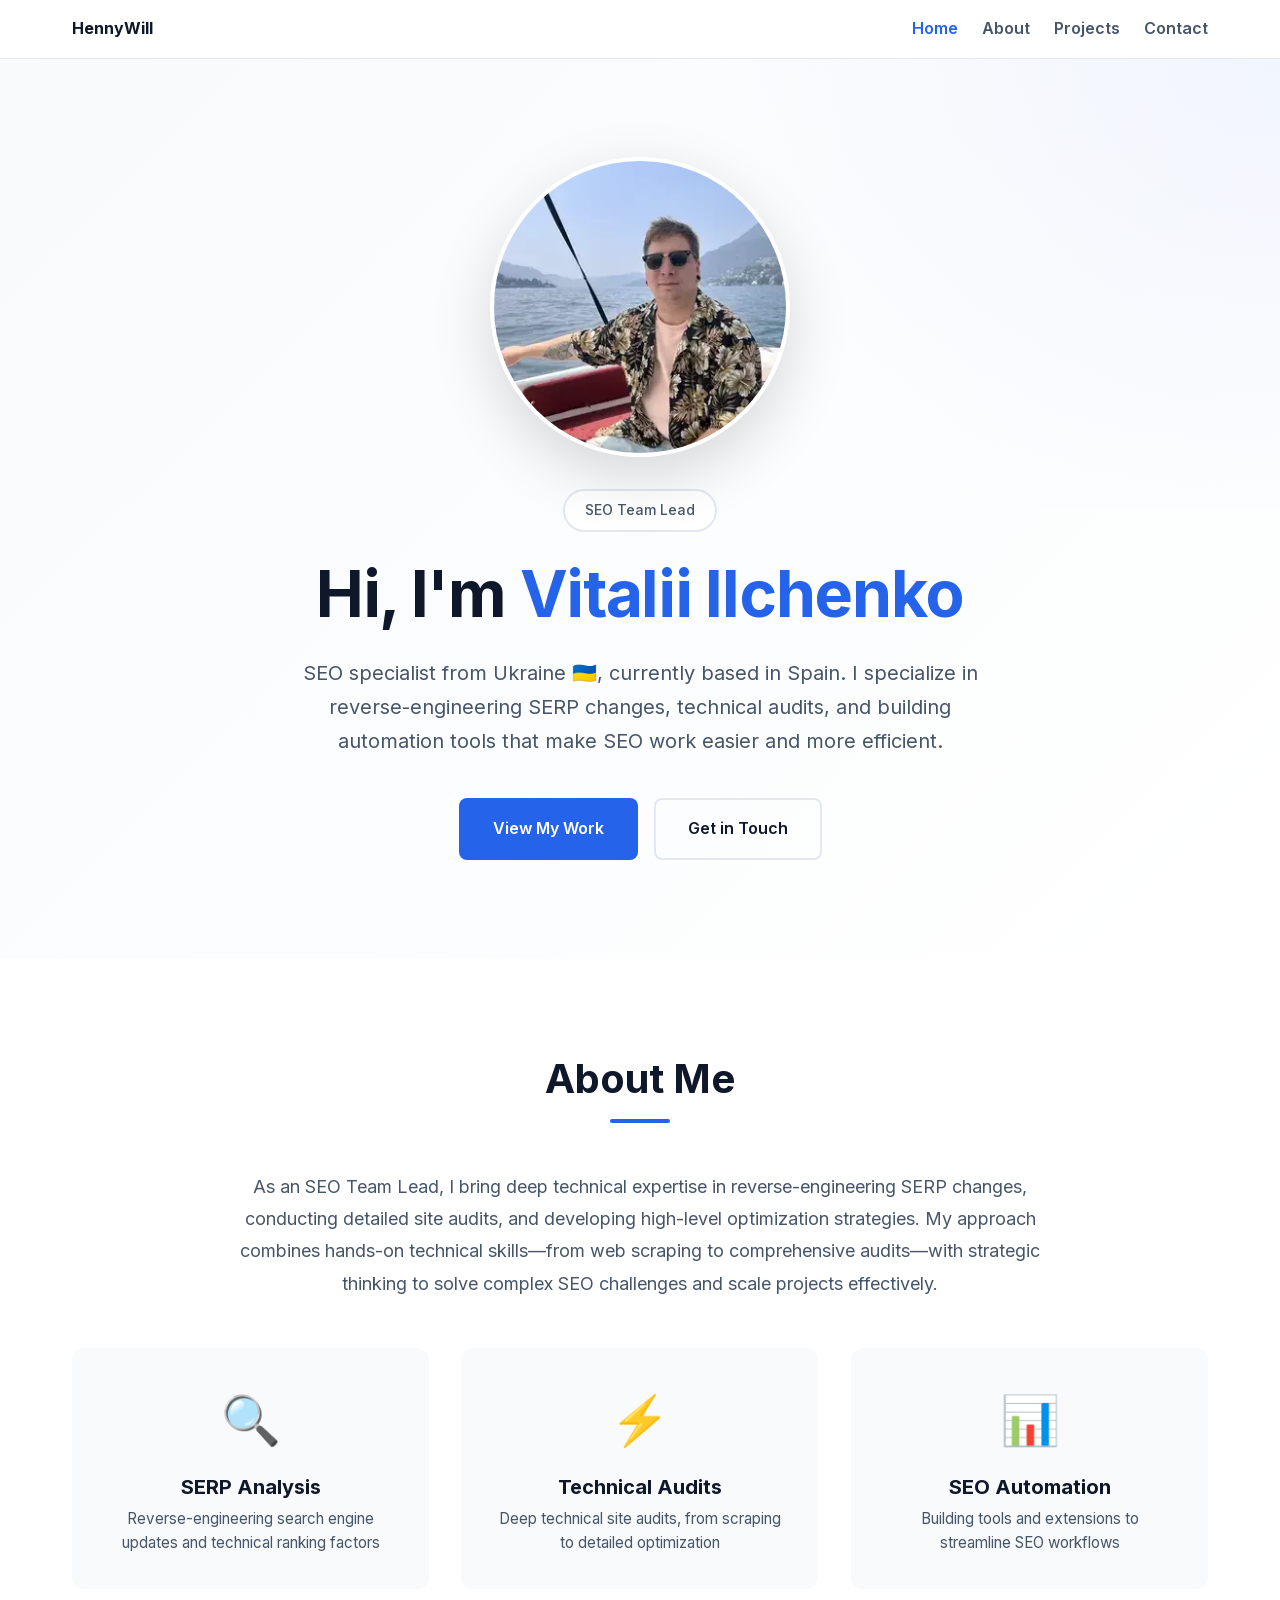
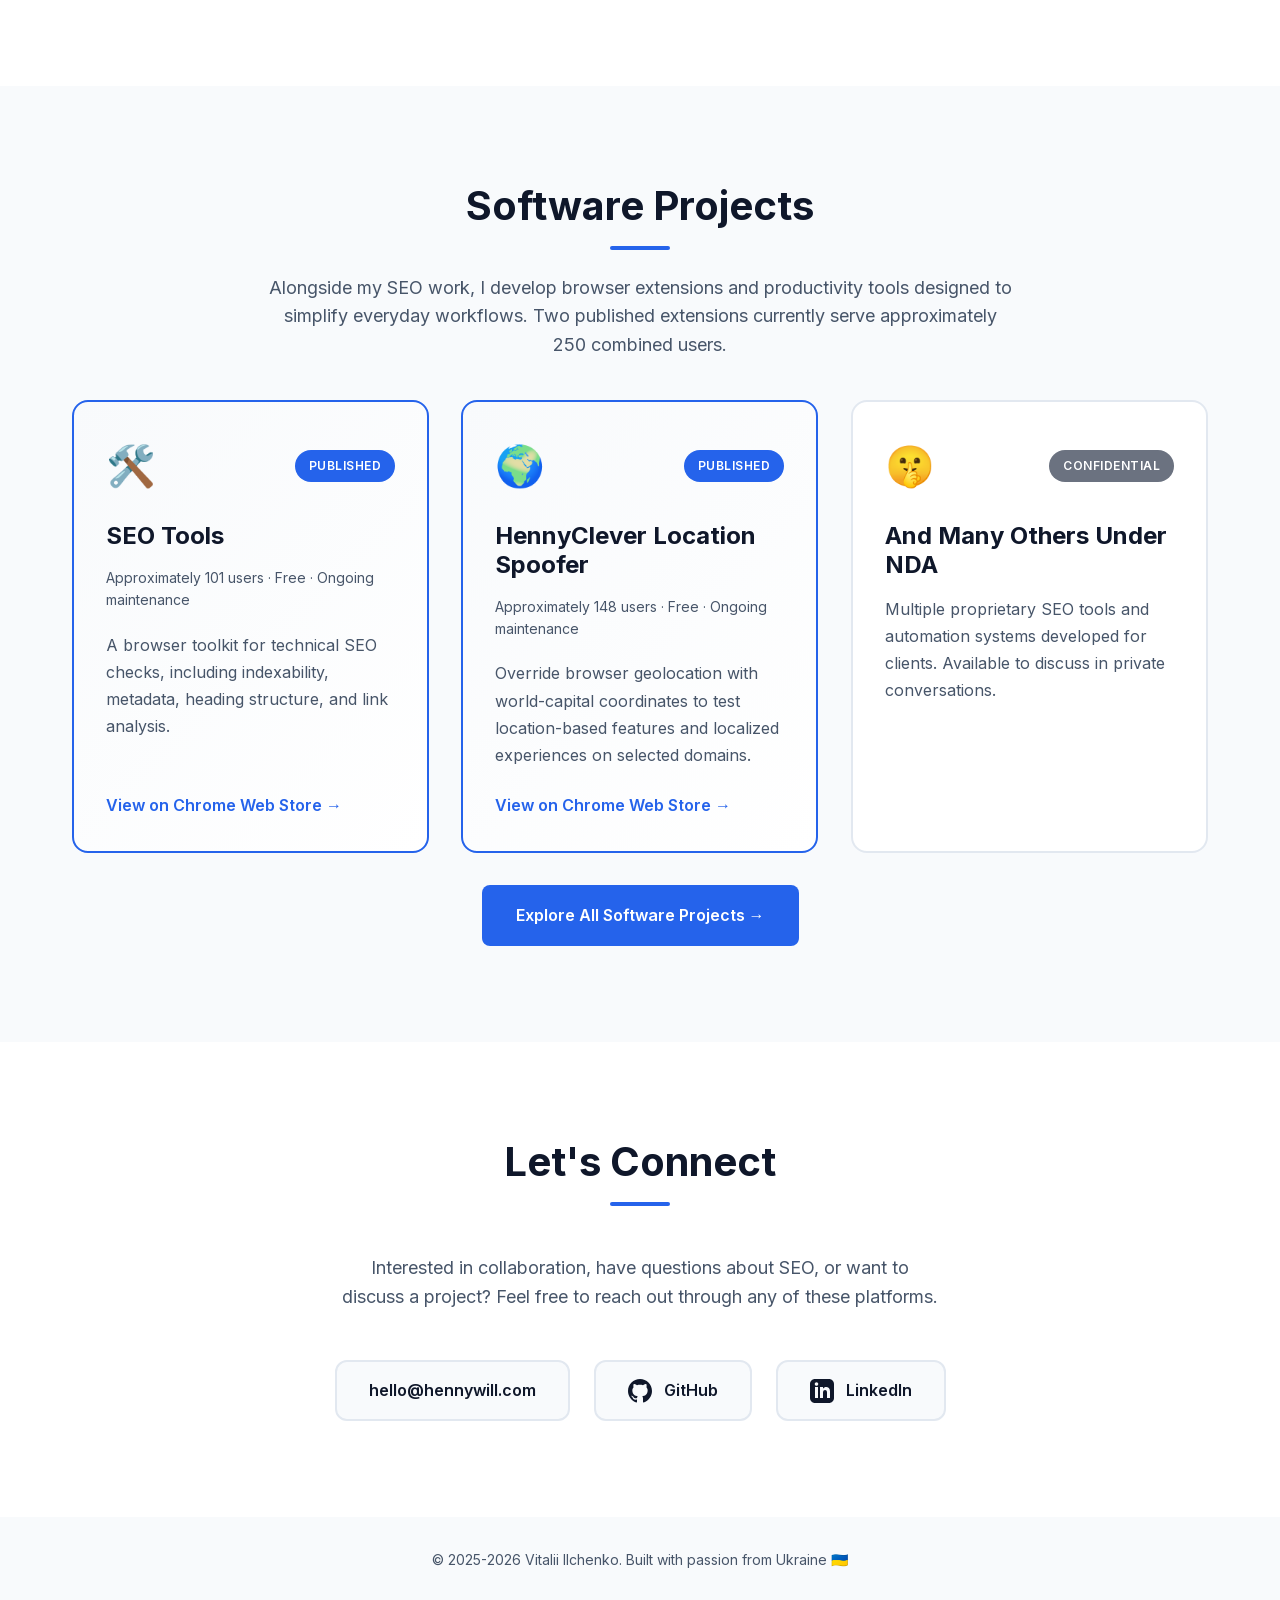
<file: index.html>
<!DOCTYPE html>
<html lang="en">
<head>
    <meta charset="UTF-8">
    <meta name="viewport" content="width=device-width, initial-scale=1.0">
    <meta name="description" content="Vitalii Ilchenko - SEO Team Lead from Ukraine. Specializing in SERP analysis, technical audits, and SEO automation tools.">
    <meta name="author" content="Vitalii Ilchenko">
    <link rel="canonical" href="https://hennywill.com/">

    <!-- Open Graph -->
    <meta property="og:title" content="Vitalii Ilchenko - SEO Team Lead">
    <meta property="og:description" content="SEO specialist from Ukraine specializing in SERP analysis, technical audits, and automation tools.">
    <meta property="og:type" content="website">
    <meta property="og:url" content="https://hennywill.com/">
    <meta property="og:image" content="https://hennywill.com/profile.webp">

    <meta name="twitter:card" content="summary_large_image">
    <meta name="twitter:title" content="Vitalii Ilchenko - SEO Team Lead">
    <meta name="twitter:description" content="SEO specialist and independent developer building browser extensions and productivity tools.">
    <meta name="twitter:image" content="https://hennywill.com/profile.webp">
    <meta property="og:image:alt" content="Vitalii Ilchenko, SEO specialist and independent developer">
    <title>Vitalii Ilchenko - SEO Specialist from Ukraine</title>

    <link rel="icon" type="image/svg+xml" href="favicon.svg">
    <link rel="manifest" href="manifest.json">
    <meta name="theme-color" content="#2563eb">
    <link rel="stylesheet" href="/styles.css?v=20261007">
    <link rel="preload" href="/fonts/inter-latin.woff2" as="font" type="font/woff2" crossorigin>

    <!-- Structured Data -->
    <script type="application/ld+json">
    {
      "@context": "https://schema.org",
      "@type": "Person",
      "name": "Vitalii Ilchenko",
      "url": "https://hennywill.com",
      "image": "https://hennywill.com/profile.webp",
      "jobTitle": "SEO Team Lead",
      "gender": "http://schema.org/Male",
      "nationality": {
        "@type": "Country",
        "name": "Ukraine"
      },
      "@id": "https://hennywill.com/#person",
      "email": "hello@hennywill.com",
      "sameAs": [
        "https://www.linkedin.com/in/hennywill/",
        "https://www.facebook.com/vetalya08",
        "https://www.instagram.com/hennywill/",
        "https://github.com/HennyWill/"
      ],
      "knowsLanguage": [
        {
          "@type": "Language",
          "name": "Ukrainian"
        },
        {
          "@type": "Language",
          "name": "English"
        },
        {
          "@type": "Language",
          "name": "Spanish"
        },
        {
          "@type": "Language",
          "name": "Russian"
        }
      ],
      "knowsAbout": [
        "SEO",
        "Technical SEO",
        "SERP Analysis",
        "SEO Automation",
        "Web Scraping",
        "SEO Audits",
        "Google Search Console",
        "Chrome Extensions"
      ],
      "description": "SEO specialist from Ukraine specializing in SERP analysis, technical audits, and automation tools."
    }
    </script>
</head>
<body>
    <a class="skip-link" href="#main-content">Skip to content</a>
    <header class="site-header"><nav class="container site-nav" aria-label="Main navigation">
        <a class="site-brand" href="/">HennyWill</a>
        <div class="nav-links">
            <a href="/" aria-current="page">Home</a>
            <a href="/#about">About</a>
            <a href="/projects/">Projects</a>
            <a href="#contact">Contact</a>
        </div>
    </nav></header>
    <main id="main-content">
    <!-- Hero Section -->
    <section class="hero">
        <div class="container">
            <div class="hero-content">
                <div class="profile-photo">
                    <img src="profile.webp"
                         srcset="profile-small.webp 400w, profile.webp 800w"
                         sizes="(max-width: 768px) 200px, 300px"
                         alt="Vitalii Ilchenko - SEO Specialist"
                         width="300"
                         height="300"
                         loading="eager"
                         fetchpriority="high">
                </div>
                <div class="hero-badge">SEO Team Lead</div>
                <h1 class="hero-title">
                    Hi, I'm <span class="highlight">Vitalii Ilchenko</span>
                </h1>
                <p class="hero-description">
                    SEO specialist from Ukraine 🇺🇦, currently based in Spain. I specialize in reverse-engineering SERP changes,
                    technical audits, and building automation tools that make SEO work easier and more efficient.
                </p>
                <div class="hero-cta">
                    <a href="#projects" class="btn btn-primary">View My Work</a>
                    <a href="#contact" class="btn btn-secondary">Get in Touch</a>
                </div>
            </div>
        </div>
    </section>

    <!-- About Section -->
    <section class="about" id="about">
        <div class="container">
            <h2 class="section-title">About Me</h2>
            <div class="about-content">
                <p class="about-text">
                    As an SEO Team Lead, I bring deep technical expertise in reverse-engineering SERP changes,
                    conducting detailed site audits, and developing high-level optimization strategies.
                    My approach combines hands-on technical skills—from web scraping to comprehensive audits—with
                    strategic thinking to solve complex SEO challenges and scale projects effectively.
                </p>
                <div class="skills">
                    <div class="skill-item">
                        <div class="skill-icon">🔍</div>
                        <h3>SERP Analysis</h3>
                        <p>Reverse-engineering search engine updates and technical ranking factors</p>
                    </div>
                    <div class="skill-item">
                        <div class="skill-icon">⚡</div>
                        <h3>Technical Audits</h3>
                        <p>Deep technical site audits, from scraping to detailed optimization</p>
                    </div>
                    <div class="skill-item">
                        <div class="skill-icon">📊</div>
                        <h3>SEO Automation</h3>
                        <p>Building tools and extensions to streamline SEO workflows</p>
                    </div>
                </div>
            </div>
        </div>
    </section>

    <!-- Projects Section -->
    <section class="projects" id="projects">
        <div class="container">
            <h2 class="section-title">Software Projects</h2>
            <p class="section-intro">Alongside my SEO work, I develop browser extensions and productivity tools designed to simplify everyday workflows. Two published extensions currently serve approximately 250 combined users.</p>
            <div class="projects-grid">
                <!-- SEOTool Extension -->
                <div class="project-card featured">
                    <div class="project-header">
                        <div class="project-icon">🛠️</div>
                        <span class="project-status">Published</span>
                    </div>
                    <h3 class="project-title">SEO Tools</h3>
                    <p class="product-meta">Approximately 101 users · Free · Ongoing maintenance</p>
                    <p class="project-description">
                        A browser toolkit for technical SEO checks, including indexability, metadata,
                        heading structure, and link analysis.
                    </p>
                    <div class="project-links">
                        <a href="https://chromewebstore.google.com/detail/seo-tools/lfomelekblohdlgabcmdojnilnlnaibj"
                           target="_blank"
                           rel="noopener noreferrer"
                           class="project-link">
                            View on Chrome Web Store →
                        </a>
                    </div>
                </div>

                <!-- HennyClever Extension -->
                <div class="project-card featured">
                    <div class="project-header">
                        <div class="project-icon">🌍</div>
                        <span class="project-status">Published</span>
                    </div>
                    <h3 class="project-title">HennyClever Location Spoofer</h3>
                    <p class="product-meta">Approximately 148 users · Free · Ongoing maintenance</p>
                    <p class="project-description">
                        Override browser geolocation with world-capital coordinates to test
                        location-based features and localized experiences on selected domains.
                    </p>
                    <div class="project-links">
                        <a href="https://chromewebstore.google.com/detail/hennyclever-location-spoo/acbkhlmpdpeagpobocpiiohpgiggiocl"
                           target="_blank"
                           rel="noopener noreferrer"
                           class="project-link">
                            View on Chrome Web Store →
                        </a>
                    </div>
                </div>

                <!-- NDA Projects -->
                <div class="project-card">
                    <div class="project-header">
                        <div class="project-icon">🤫</div>
                        <span class="project-status confidential">Confidential</span>
                    </div>
                    <h3 class="project-title">And Many Others Under NDA</h3>
                    <p class="project-description">
                        Multiple proprietary SEO tools and automation systems developed for clients.
                        Available to discuss in private conversations.
                    </p>
                </div>

                <!-- GitHub Projects -->
                <div id="github-projects">
                    <!-- Dynamically loaded from GitHub API -->
                </div>
            </div>
    <div class="section-action"><a href="/projects/" class="btn btn-primary">Explore All Software Projects →</a></div>

        </div>
    </section>

    <!-- Contact Section -->
    <section class="contact" id="contact">
        <div class="container">
            <h2 class="section-title">Let's Connect</h2>
            <p class="contact-description">
                Interested in collaboration, have questions about SEO, or want to discuss a project?
                Feel free to reach out through any of these platforms.
            </p>
            <div class="social-links">
                <a href="mailto:hello@hennywill.com" class="social-link">hello@hennywill.com</a>
                <a href="https://github.com/HennyWill"
                   target="_blank"
                   rel="noopener noreferrer"
                   class="social-link github"
                   aria-label="Visit my GitHub profile">
                    <svg viewBox="0 0 24 24" fill="currentColor" aria-hidden="true">
                        <path d="M12 0c-6.626 0-12 5.373-12 12 0 5.302 3.438 9.8 8.207 11.387.599.111.793-.261.793-.577v-2.234c-3.338.726-4.033-1.416-4.033-1.416-.546-1.387-1.333-1.756-1.333-1.756-1.089-.745.083-.729.083-.729 1.205.084 1.839 1.237 1.839 1.237 1.07 1.834 2.807 1.304 3.492.997.107-.775.418-1.305.762-1.604-2.665-.305-5.467-1.334-5.467-5.931 0-1.311.469-2.381 1.236-3.221-.124-.303-.535-1.524.117-3.176 0 0 1.008-.322 3.301 1.23.957-.266 1.983-.399 3.003-.404 1.02.005 2.047.138 3.006.404 2.291-1.552 3.297-1.23 3.297-1.23.653 1.653.242 2.874.118 3.176.77.84 1.235 1.911 1.235 3.221 0 4.609-2.807 5.624-5.479 5.921.43.372.823 1.102.823 2.222v3.293c0 .319.192.694.801.576 4.765-1.589 8.199-6.086 8.199-11.386 0-6.627-5.373-12-12-12z"/>
                    </svg>
                    <span>GitHub</span>
                </a>
                <a href="https://www.linkedin.com/in/hennywill/"
                   target="_blank"
                   rel="noopener noreferrer"
                   class="social-link linkedin"
                   aria-label="Connect with me on LinkedIn">
                    <svg viewBox="0 0 24 24" fill="currentColor" aria-hidden="true">
                        <path d="M19 0h-14c-2.761 0-5 2.239-5 5v14c0 2.761 2.239 5 5 5h14c2.762 0 5-2.239 5-5v-14c0-2.761-2.238-5-5-5zm-11 19h-3v-11h3v11zm-1.5-12.268c-.966 0-1.75-.79-1.75-1.764s.784-1.764 1.75-1.764 1.75.79 1.75 1.764-.783 1.764-1.75 1.764zm13.5 12.268h-3v-5.604c0-3.368-4-3.113-4 0v5.604h-3v-11h3v1.765c1.396-2.586 7-2.777 7 2.476v6.759z"/>
                    </svg>
                    <span>LinkedIn</span>
                </a>
            </div>
        </div>
    </section>
    </main>

    <!-- Footer -->
    <footer class="footer">
        <div class="container">
            <p>&copy; 2025-2026 Vitalii Ilchenko. Built with passion from Ukraine 🇺🇦</p>
        </div>
    </footer>

    <script src="script.js"></script>
</body>
</html>
</file>
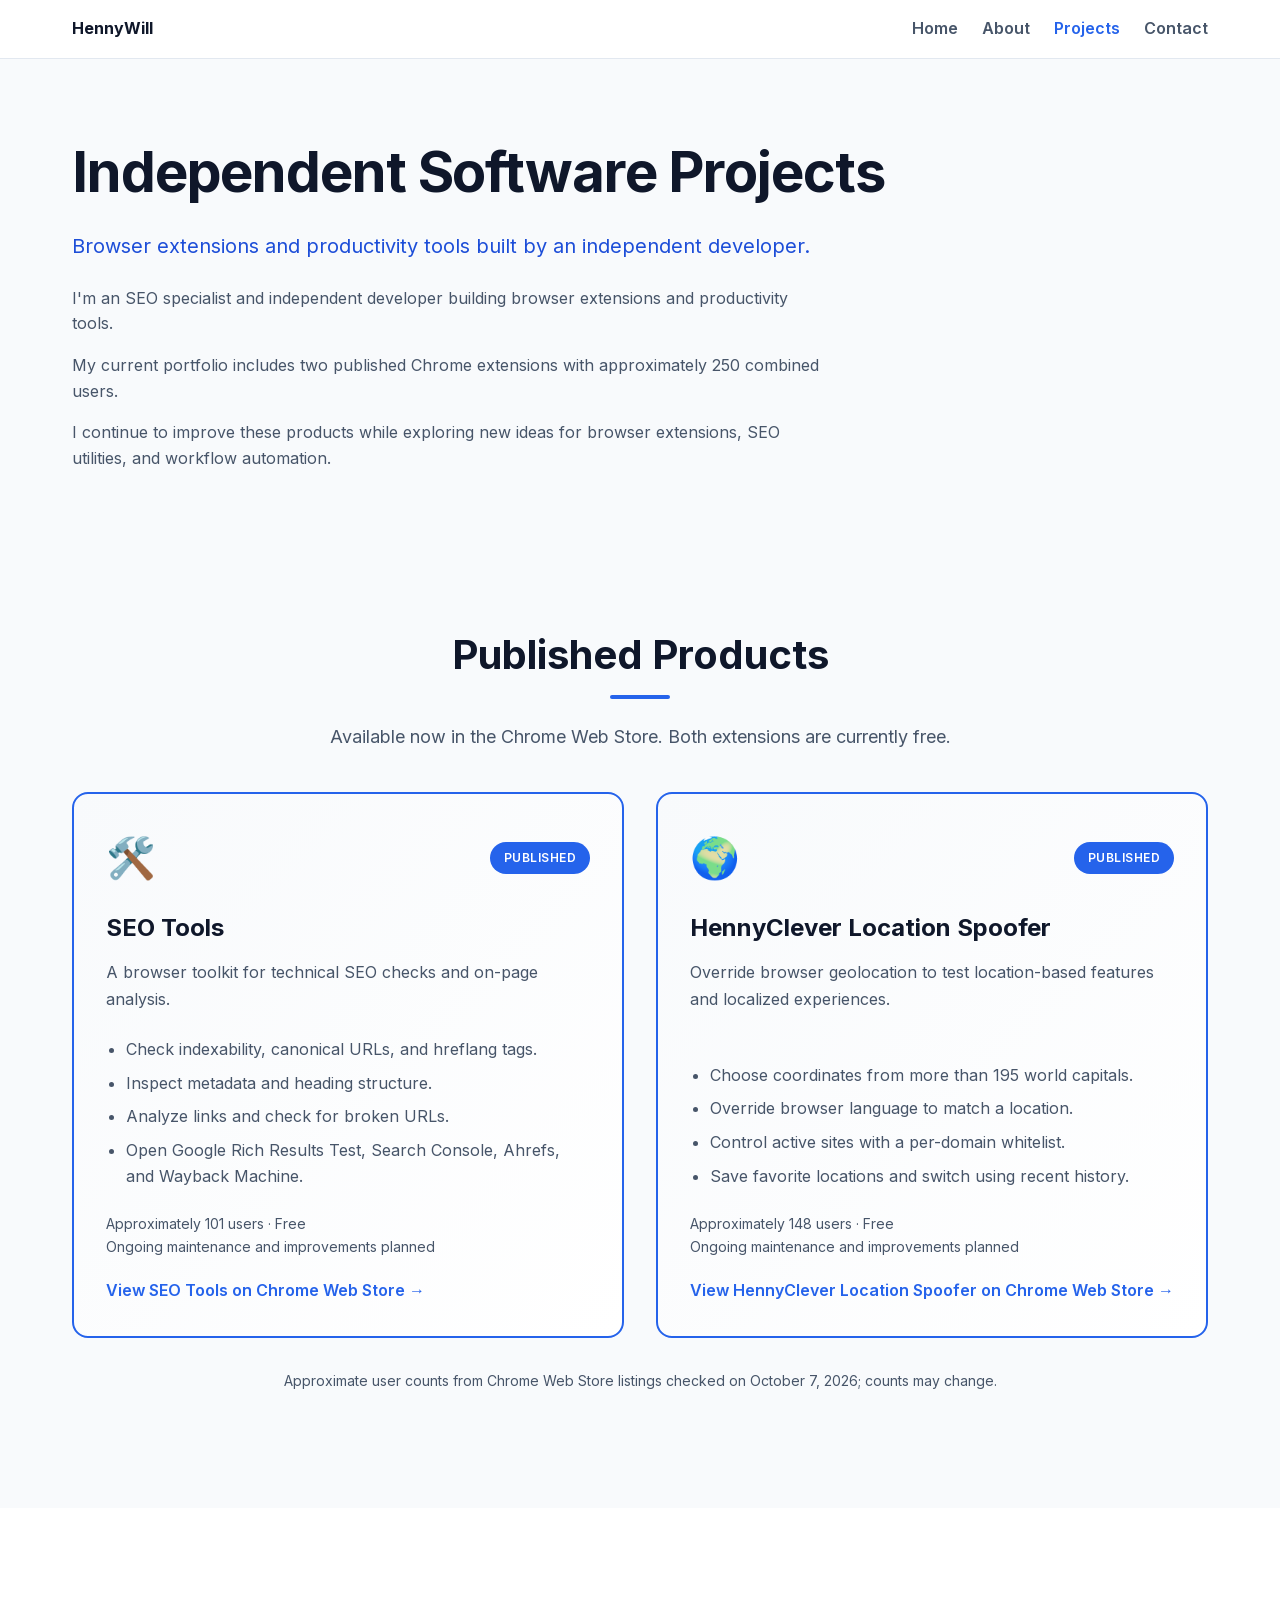
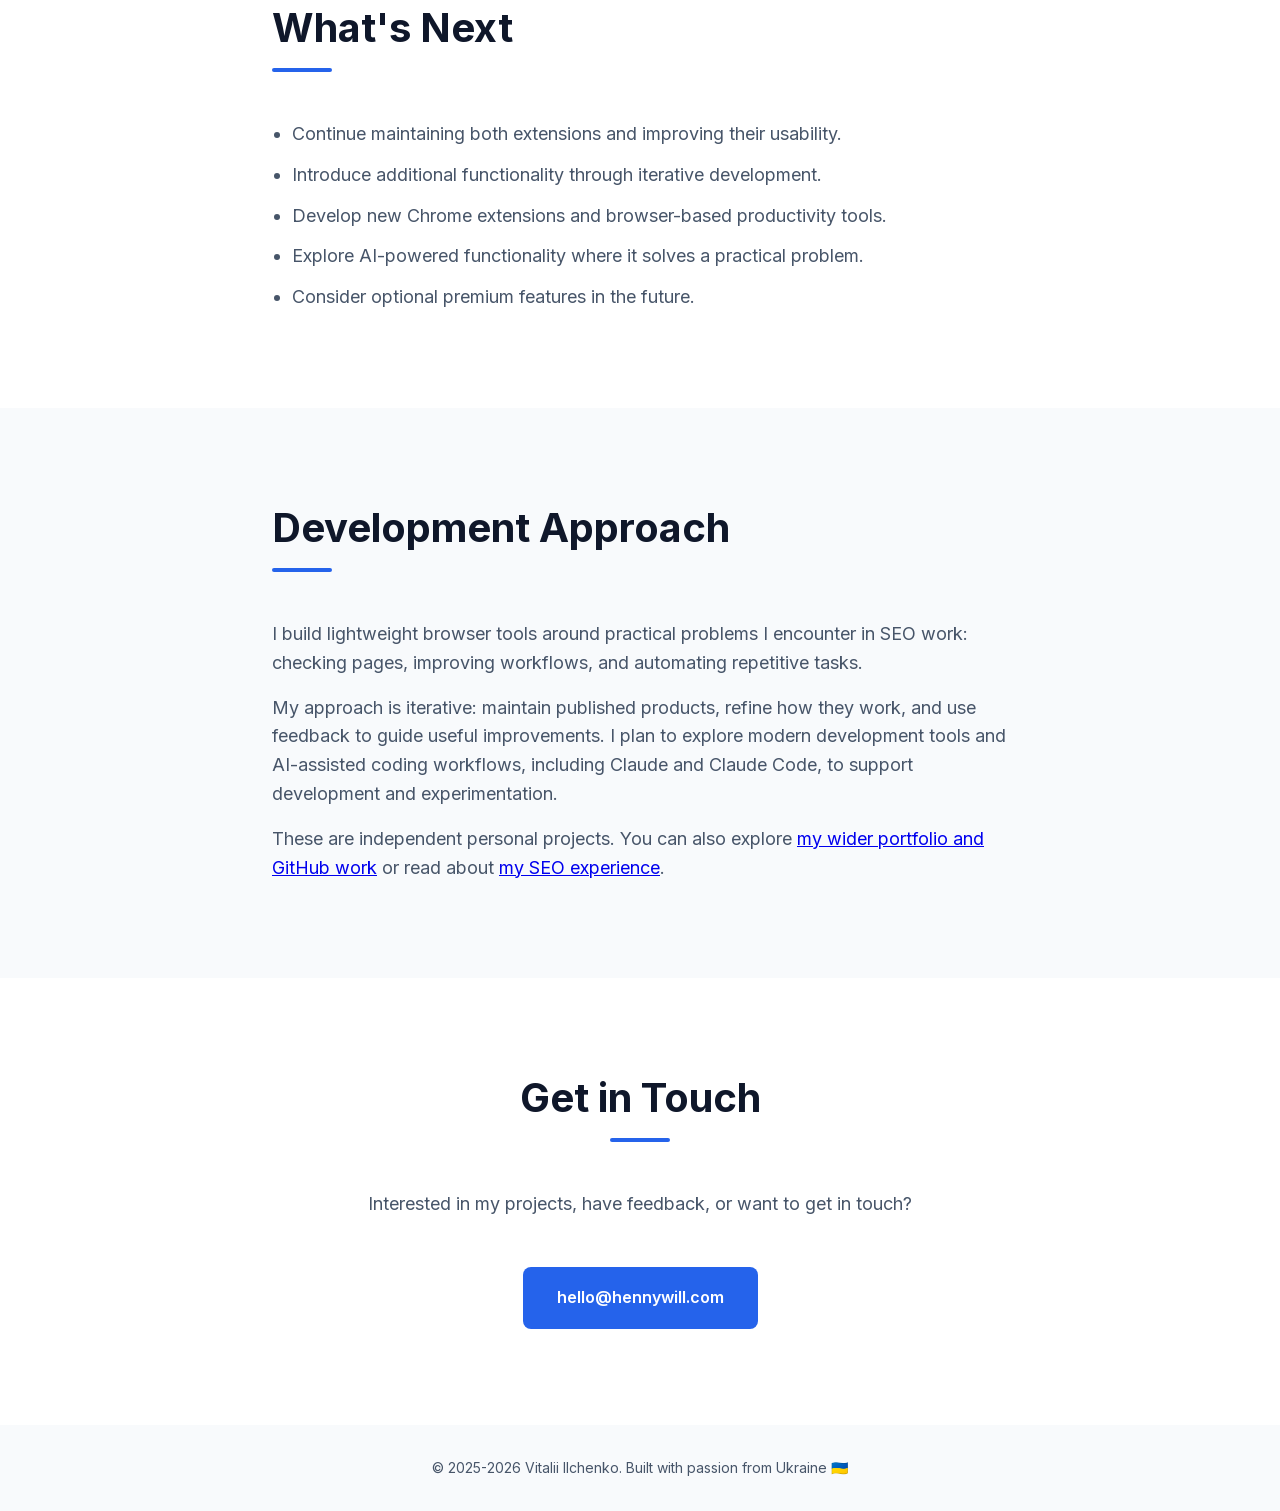
<file: projects/index.html>
<!DOCTYPE html>
<html lang="en">
<head>
    <meta charset="UTF-8">
    <meta name="viewport" content="width=device-width, initial-scale=1.0">
    <meta name="description" content="Explore browser extensions and productivity tools developed by HennyWill, including SEO Tools and HennyClever Location Spoofer.">
    <meta name="author" content="Vitalii Ilchenko">
    <link rel="canonical" href="https://hennywill.com/projects/">

    <!-- Open Graph -->
    <meta property="og:title" content="Independent Software Projects | HennyWill">
    <meta property="og:description" content="Explore browser extensions and productivity tools developed by HennyWill, including SEO Tools and HennyClever Location Spoofer.">
    <meta property="og:type" content="website">
    <meta property="og:url" content="https://hennywill.com/projects/">
    <meta property="og:image" content="https://hennywill.com/profile.webp">

    <meta name="twitter:card" content="summary_large_image">
    <meta name="twitter:title" content="Independent Software Projects | HennyWill">
    <meta name="twitter:description" content="Explore browser extensions and productivity tools developed by HennyWill, including SEO Tools and HennyClever Location Spoofer.">
    <meta name="twitter:image" content="https://hennywill.com/profile.webp">
    <meta property="og:image:alt" content="Vitalii Ilchenko, SEO specialist and independent developer">
    <title>Independent Software Projects | HennyWill</title>

    <link rel="icon" type="image/svg+xml" href="/favicon.svg">
    <link rel="manifest" href="/manifest.json">
    <meta name="theme-color" content="#2563eb">
    <link rel="stylesheet" href="/styles.css?v=20261007">
    <link rel="preload" href="/fonts/inter-latin.woff2" as="font" type="font/woff2" crossorigin>

    <!-- Structured Data -->
    <script type="application/ld+json">{
  "@context": "https://schema.org",
  "@graph": [
    {
      "@type": "Person",
      "name": "Vitalii Ilchenko",
      "url": "https://hennywill.com",
      "image": "https://hennywill.com/profile.webp",
      "jobTitle": "SEO Team Lead",
      "gender": "http://schema.org/Male",
      "nationality": {
        "@type": "Country",
        "name": "Ukraine"
      },
      "@id": "https://hennywill.com/#person",
      "email": "hello@hennywill.com",
      "sameAs": [
        "https://www.linkedin.com/in/hennywill/",
        "https://www.facebook.com/vetalya08",
        "https://www.instagram.com/hennywill/",
        "https://github.com/HennyWill/"
      ],
      "knowsLanguage": [
        {
          "@type": "Language",
          "name": "Ukrainian"
        },
        {
          "@type": "Language",
          "name": "English"
        },
        {
          "@type": "Language",
          "name": "Spanish"
        },
        {
          "@type": "Language",
          "name": "Russian"
        }
      ],
      "knowsAbout": [
        "SEO",
        "Technical SEO",
        "SERP Analysis",
        "SEO Automation",
        "Web Scraping",
        "SEO Audits",
        "Google Search Console",
        "Chrome Extensions"
      ],
      "description": "SEO specialist from Ukraine specializing in SERP analysis, technical audits, and automation tools."
    },
    {
      "@type": "SoftwareApplication",
      "name": "SEO Tools",
      "url": "https://chromewebstore.google.com/detail/seo-tools/lfomelekblohdlgabcmdojnilnlnaibj",
      "applicationCategory": "BrowserApplication",
      "operatingSystem": "Chrome",
      "description": "A browser toolkit for technical SEO checks and on-page analysis.",
      "featureList": [
        "Check indexability, canonical URLs, and hreflang tags.",
        "Inspect metadata and heading structure.",
        "Analyze links and check for broken URLs.",
        "Open Google Rich Results Test, Search Console, Ahrefs, and Wayback Machine."
      ],
      "author": {
        "@id": "https://hennywill.com/#person"
      },
      "isAccessibleForFree": true,
      "offers": {
        "@type": "Offer",
        "price": "0",
        "priceCurrency": "USD",
        "url": "https://chromewebstore.google.com/detail/seo-tools/lfomelekblohdlgabcmdojnilnlnaibj"
      }
    },
    {
      "@type": "SoftwareApplication",
      "name": "HennyClever Location Spoofer",
      "url": "https://chromewebstore.google.com/detail/hennyclever-location-spoo/acbkhlmpdpeagpobocpiiohpgiggiocl",
      "applicationCategory": "BrowserApplication",
      "operatingSystem": "Chrome",
      "description": "Override browser geolocation to test location-based features and localized experiences.",
      "featureList": [
        "Choose coordinates from more than 195 world capitals.",
        "Override browser language to match a location.",
        "Control active sites with a per-domain whitelist.",
        "Save favorite locations and switch using recent history."
      ],
      "author": {
        "@id": "https://hennywill.com/#person"
      },
      "isAccessibleForFree": true,
      "offers": {
        "@type": "Offer",
        "price": "0",
        "priceCurrency": "USD",
        "url": "https://chromewebstore.google.com/detail/hennyclever-location-spoo/acbkhlmpdpeagpobocpiiohpgiggiocl"
      }
    }
  ]
}</script>
</head>
<body class="projects-page">
<a class="skip-link" href="#main-content">Skip to content</a>
    <header class="site-header">
<nav class="container site-nav" aria-label="Main navigation">
        <a class="site-brand" href="/">HennyWill</a>
        <div class="nav-links">
            <a href="/">Home</a>
            <a href="/#about">About</a>
            <a href="/projects/" aria-current="page">Projects</a>
            <a href="/projects/#contact">Contact</a>
        </div>
    </nav>
</header>
<main id="main-content">
<section class="projects-hero">
<div class="container">
<h1>Independent Software Projects</h1>
<p class="subtitle">Browser extensions and productivity tools built by an independent developer.</p>
<div class="intro">
<p>I'm an SEO specialist and independent developer building browser extensions and productivity tools.</p>
<p>My current portfolio includes two published Chrome extensions with approximately 250 combined users.</p>
<p>I continue to improve these products while exploring new ideas for browser extensions, SEO utilities, and workflow automation.</p>
</div>
</div>
</section>
<section class="projects" aria-labelledby="published-title">
<div class="container">
<h2 class="section-title" id="published-title">Published Products</h2>
<p class="section-intro">Available now in the Chrome Web Store. Both extensions are currently free.</p>
<div class="projects-grid">
<article class="project-card featured">
<div class="project-header">
<span class="project-icon" aria-hidden="true">🛠️</span>
<span class="project-status">Published</span>
</div>
<h3 class="project-title">SEO Tools</h3>
<p class="project-description">A browser toolkit for technical SEO checks and on-page analysis.</p>
<ul class="product-features">
<li>Check indexability, canonical URLs, and hreflang tags.</li>
<li>Inspect metadata and heading structure.</li>
<li>Analyze links and check for broken URLs.</li>
<li>Open Google Rich Results Test, Search Console, Ahrefs, and Wayback Machine.</li>
</ul>
<p class="product-meta">Approximately 101 users · Free<br>Ongoing maintenance and improvements planned</p>
<div class="project-links">
<a class="project-link" href="https://chromewebstore.google.com/detail/seo-tools/lfomelekblohdlgabcmdojnilnlnaibj" target="_blank" rel="noopener noreferrer">View SEO Tools on Chrome Web Store →</a>
</div>
</article>
<article class="project-card featured">
<div class="project-header">
<span class="project-icon" aria-hidden="true">🌍</span>
<span class="project-status">Published</span>
</div>
<h3 class="project-title">HennyClever Location Spoofer</h3>
<p class="project-description">Override browser geolocation to test location-based features and localized experiences.</p>
<ul class="product-features">
<li>Choose coordinates from more than 195 world capitals.</li>
<li>Override browser language to match a location.</li>
<li>Control active sites with a per-domain whitelist.</li>
<li>Save favorite locations and switch using recent history.</li>
</ul>
<p class="product-meta">Approximately 148 users · Free<br>Ongoing maintenance and improvements planned</p>
<div class="project-links">
<a class="project-link" href="https://chromewebstore.google.com/detail/hennyclever-location-spoo/acbkhlmpdpeagpobocpiiohpgiggiocl" target="_blank" rel="noopener noreferrer">View HennyClever Location Spoofer on Chrome Web Store →</a>
</div>
</article>
</div>
<p class="section-action product-meta">Approximate user counts from Chrome Web Store listings checked on October 7, 2026; counts may change.</p>
</div>
</section>
<section class="about" aria-labelledby="roadmap-title">
<div class="container reading-column">
<h2 class="section-title" id="roadmap-title">What's Next</h2>
<ul class="roadmap-list">
<li>Continue maintaining both extensions and improving their usability.</li>
<li>Introduce additional functionality through iterative development.</li>
<li>Develop new Chrome extensions and browser-based productivity tools.</li>
<li>Explore AI-powered functionality where it solves a practical problem.</li>
<li>Consider optional premium features in the future.</li>
</ul>
</div>
</section>
<section class="projects" aria-labelledby="approach-title">
<div class="container reading-column">
<h2 class="section-title" id="approach-title">Development Approach</h2>
<p>I build lightweight browser tools around practical problems I encounter in SEO work: checking pages, improving workflows, and automating repetitive tasks.</p>
<p>My approach is iterative: maintain published products, refine how they work, and use feedback to guide useful improvements. I plan to explore modern development tools and AI-assisted coding workflows, including Claude and Claude Code, to support development and experimentation.</p>
<p>These are independent personal projects. You can also explore <a href="/#projects">my wider portfolio and GitHub work</a> or read about <a href="/#about">my SEO experience</a>.</p>
</div>
</section>
<section class="contact" id="contact">
<div class="container">
<h2 class="section-title">Get in Touch</h2>
<p class="contact-description">Interested in my projects, have feedback, or want to get in touch?</p>
<div class="hero-cta">
<a class="btn btn-primary" href="mailto:hello@hennywill.com">hello@hennywill.com</a>
</div>
</div>
</section>
</main>
<footer class="footer">
<div class="container">
<p>&copy; 2025-2026 Vitalii Ilchenko. Built with passion from Ukraine 🇺🇦</p>
</div>
</footer>
<script src="/script.js">
</script>
</body>
</html>
</file>
<file: styles.css>
/* ===============================================
   Reset & Base Styles
   =============================================== */

* {
    margin: 0;
    padding: 0;
    box-sizing: border-box;
}

:root {
    /* Colors */
    --primary: #2563eb;
    --primary-dark: #1d4ed8;
    --secondary: #64748b;
    --text-primary: #0f172a;
    --text-secondary: #475569;
    --background: #ffffff;
    --background-secondary: #f8fafc;
    --border: #e2e8f0;
    --accent: #3b82f6;

    /* Spacing */
    --container-width: 1200px;
    --section-padding: 6rem 2rem;

    /* Transitions */
    --transition: all 0.3s cubic-bezier(0.4, 0, 0.2, 1);
}

html {
    scroll-behavior: smooth;
}

body {
    font-family: 'Inter', -apple-system, BlinkMacSystemFont, 'Segoe UI', Roboto, sans-serif;
    color: var(--text-primary);
    background: var(--background);
    line-height: 1.6;
    -webkit-font-smoothing: antialiased;
    -moz-osx-font-smoothing: grayscale;
}

.container {
    max-width: var(--container-width);
    margin: 0 auto;
    padding: 0 2rem;
}

/* ===============================================
   Typography
   =============================================== */

h1, h2, h3 {
    font-weight: 700;
    line-height: 1.2;
    color: var(--text-primary);
}

.section-title {
    font-size: 2.5rem;
    text-align: center;
    margin-bottom: 3rem;
    position: relative;
}

.section-title::after {
    content: '';
    display: block;
    width: 60px;
    height: 4px;
    background: var(--primary);
    margin: 1rem auto 0;
    border-radius: 2px;
}

/* ===============================================
   Hero Section
   =============================================== */

.hero {
    min-height: 100vh;
    display: flex;
    align-items: center;
    justify-content: center;
    background: linear-gradient(135deg, #f8fafc 0%, #ffffff 100%);
    position: relative;
    overflow: hidden;
}

.hero::before {
    content: '';
    position: absolute;
    top: -50%;
    right: -50%;
    width: 100%;
    height: 100%;
    background: radial-gradient(circle, rgba(37, 99, 235, 0.05) 0%, transparent 70%);
    animation: float 20s ease-in-out infinite;
}

@keyframes float {
    0%, 100% { transform: translate(0, 0); }
    50% { transform: translate(-20px, 20px); }
}

.hero-content {
    text-align: center;
    position: relative;
    z-index: 1;
    animation: fadeInUp 1s ease-out;
}

.profile-photo {
    margin: 0 auto 2rem;
    width: 300px;
    height: 300px;
    position: relative;
}

.profile-photo img {
    width: 100%;
    height: 100%;
    border-radius: 50%;
    object-fit: cover;
    border: 4px solid var(--background);
    box-shadow: 0 20px 60px rgba(0, 0, 0, 0.15);
    transition: var(--transition);
}

.profile-photo::before {
    content: '';
    position: absolute;
    inset: -8px;
    border-radius: 50%;
    background: linear-gradient(135deg, var(--primary) 0%, var(--accent) 100%);
    z-index: -1;
    opacity: 0;
    transition: var(--transition);
}

.profile-photo:hover::before {
    opacity: 1;
}

.profile-photo:hover img {
    transform: scale(1.02);
    box-shadow: 0 25px 70px rgba(37, 99, 235, 0.2);
}

@keyframes fadeInUp {
    from {
        opacity: 0;
        transform: translateY(30px);
    }
    to {
        opacity: 1;
        transform: translateY(0);
    }
}

.hero-badge {
    display: inline-block;
    padding: 0.5rem 1.25rem;
    background: var(--background);
    border: 2px solid var(--border);
    border-radius: 50px;
    font-size: 0.875rem;
    font-weight: 500;
    color: var(--text-secondary);
    margin-bottom: 1.5rem;
    transition: var(--transition);
}

.hero-badge:hover {
    border-color: var(--primary);
    color: var(--primary);
}

.hero-title {
    font-size: clamp(2.5rem, 5vw, 4rem);
    margin-bottom: 1.5rem;
    letter-spacing: -0.02em;
}

.highlight {
    color: var(--primary);
    position: relative;
}

.hero-description {
    font-size: 1.25rem;
    color: var(--text-secondary);
    max-width: 700px;
    margin: 0 auto 2.5rem;
    line-height: 1.7;
}

/* ===============================================
   Buttons
   =============================================== */

.hero-cta {
    display: flex;
    gap: 1rem;
    justify-content: center;
    flex-wrap: wrap;
}

.btn {
    padding: 1rem 2rem;
    font-size: 1rem;
    font-weight: 600;
    text-decoration: none;
    border-radius: 8px;
    transition: var(--transition);
    display: inline-block;
    cursor: pointer;
    border: 2px solid transparent;
}

.btn-primary {
    background: var(--primary);
    color: white;
}

.btn-primary:hover {
    background: var(--primary-dark);
    transform: translateY(-2px);
    box-shadow: 0 10px 25px rgba(37, 99, 235, 0.2);
}

.btn-secondary {
    background: transparent;
    color: var(--text-primary);
    border-color: var(--border);
}

.btn-secondary:hover {
    border-color: var(--primary);
    color: var(--primary);
    transform: translateY(-2px);
}

/* ===============================================
   About Section
   =============================================== */

.about {
    padding: var(--section-padding);
    background: var(--background);
}

.about-text {
    font-size: 1.125rem;
    color: var(--text-secondary);
    text-align: center;
    max-width: 800px;
    margin: 0 auto 3rem;
    line-height: 1.8;
}

.skills {
    display: grid;
    grid-template-columns: repeat(auto-fit, minmax(280px, 1fr));
    gap: 2rem;
    margin-top: 3rem;
}

.skill-item {
    padding: 2rem;
    background: var(--background-secondary);
    border-radius: 12px;
    text-align: center;
    transition: var(--transition);
    border: 2px solid transparent;
}

.skill-item:hover {
    transform: translateY(-5px);
    border-color: var(--primary);
    box-shadow: 0 10px 30px rgba(0, 0, 0, 0.08);
}

.skill-icon {
    font-size: 3rem;
    margin-bottom: 1rem;
}

.skill-item h3 {
    font-size: 1.25rem;
    margin-bottom: 0.5rem;
    color: var(--text-primary);
}

.skill-item p {
    color: var(--text-secondary);
    font-size: 0.95rem;
}

/* ===============================================
   Projects Section
   =============================================== */

.projects {
    padding: var(--section-padding);
    background: var(--background-secondary);
}

.projects-grid {
    display: grid;
    grid-template-columns: repeat(auto-fit, minmax(300px, 1fr));
    gap: 2rem;
}

.project-card {
    background: var(--background);
    border-radius: 16px;
    padding: 2rem;
    border: 2px solid var(--border);
    transition: var(--transition);
    display: flex;
    flex-direction: column;
}

.project-card:hover {
    transform: translateY(-5px);
    box-shadow: 0 20px 40px rgba(0, 0, 0, 0.1);
    border-color: var(--primary);
}

.project-card.featured {
    grid-column: span 1;
    background: linear-gradient(135deg, #f8fafc 0%, #ffffff 100%);
    border-color: var(--primary);
}

.project-header {
    display: flex;
    justify-content: space-between;
    align-items: center;
    margin-bottom: 1.5rem;
}

.project-icon {
    font-size: 2.5rem;
}

.project-status {
    padding: 0.375rem 0.875rem;
    background: var(--primary);
    color: white;
    border-radius: 20px;
    font-size: 0.75rem;
    font-weight: 600;
    text-transform: uppercase;
    letter-spacing: 0.5px;
}

.project-status.upcoming {
    background: var(--secondary);
}

.project-status.confidential {
    background: #6b7280;
}

.project-title {
    font-size: 1.5rem;
    margin-bottom: 1rem;
    color: var(--text-primary);
}

.project-description {
    color: var(--text-secondary);
    margin-bottom: 1.5rem;
    flex-grow: 1;
    line-height: 1.7;
}

.project-links {
    margin-top: auto;
}

.project-link {
    color: var(--primary);
    text-decoration: none;
    font-weight: 600;
    display: inline-flex;
    align-items: center;
    gap: 0.5rem;
    transition: var(--transition);
}

.project-link:hover {
    gap: 0.75rem;
    color: var(--primary-dark);
}

/* GitHub Projects */
#github-projects {
    display: contents;
}

.github-project {
    background: var(--background);
    border-radius: 16px;
    padding: 2rem;
    border: 2px solid var(--border);
    transition: var(--transition);
}

.github-project:hover {
    transform: translateY(-5px);
    box-shadow: 0 20px 40px rgba(0, 0, 0, 0.1);
    border-color: var(--primary);
}

.github-project h3 {
    font-size: 1.25rem;
    margin-bottom: 0.75rem;
    color: var(--text-primary);
}

.github-project p {
    color: var(--text-secondary);
    margin-bottom: 1rem;
    line-height: 1.6;
}

.github-stats {
    display: flex;
    gap: 1rem;
    font-size: 0.875rem;
    color: var(--text-secondary);
    margin-bottom: 1rem;
}

.github-stat {
    display: flex;
    align-items: center;
    gap: 0.25rem;
}

.github-link {
    color: var(--primary);
    text-decoration: none;
    font-weight: 600;
    font-size: 0.875rem;
    display: inline-flex;
    align-items: center;
    gap: 0.5rem;
    transition: var(--transition);
}

.github-link:hover {
    color: var(--primary-dark);
}

/* ===============================================
   Contact Section
   =============================================== */

.contact {
    padding: var(--section-padding);
    background: var(--background);
}

.contact-description {
    text-align: center;
    font-size: 1.125rem;
    color: var(--text-secondary);
    max-width: 600px;
    margin: 0 auto 3rem;
}

.social-links {
    display: flex;
    justify-content: center;
    gap: 1.5rem;
    flex-wrap: wrap;
}

.social-link {
    display: flex;
    align-items: center;
    gap: 0.75rem;
    padding: 1rem 2rem;
    background: var(--background-secondary);
    border: 2px solid var(--border);
    border-radius: 12px;
    text-decoration: none;
    color: var(--text-primary);
    font-weight: 600;
    transition: var(--transition);
}

.social-link svg {
    width: 24px;
    height: 24px;
}

.social-link:hover {
    transform: translateY(-3px);
    box-shadow: 0 10px 25px rgba(0, 0, 0, 0.1);
}

.social-link.github:hover {
    border-color: #333;
    background: #333;
    color: white;
}

.social-link.linkedin:hover {
    border-color: #0077b5;
    background: #0077b5;
    color: white;
}

/* ===============================================
   Footer
   =============================================== */

.footer {
    padding: 2rem;
    background: var(--background-secondary);
    text-align: center;
    color: var(--text-secondary);
    font-size: 0.875rem;
}

/* ===============================================
   Responsive Design
   =============================================== */

@media (max-width: 768px) {
    :root {
        --section-padding: 4rem 1.5rem;
    }

    .hero {
        min-height: 90vh;
    }

    .profile-photo {
        width: 200px;
        height: 200px;
        margin-bottom: 1.5rem;
    }

    .hero-title {
        font-size: 2.5rem;
    }

    .hero-description {
        font-size: 1.125rem;
    }

    .section-title {
        font-size: 2rem;
    }

    .skills {
        grid-template-columns: 1fr;
    }

    .projects-grid {
        grid-template-columns: 1fr;
    }

    .project-card.featured {
        grid-column: span 1;
    }

    .social-links {
        flex-direction: column;
        align-items: stretch;
    }

    .social-link {
        justify-content: center;
    }

    .hero-cta {
        flex-direction: column;
        align-items: stretch;
    }

    .btn {
        text-align: center;
    }
}

@media (max-width: 480px) {
    .container {
        padding: 0 1rem;
    }

    .profile-photo {
        width: 160px;
        height: 160px;
    }

    .hero-title {
        font-size: 2rem;
    }

    .hero-description {
        font-size: 1rem;
    }

    .section-title {
        font-size: 1.75rem;
    }

    .project-card,
    .skill-item {
        padding: 1.5rem;
    }
}

/* ===============================================
   Loading State
   =============================================== */

.loading {
    display: flex;
    justify-content: center;
    align-items: center;
    padding: 3rem;
}

.spinner {
    width: 40px;
    height: 40px;
    border: 4px solid var(--border);
    border-top-color: var(--primary);
    border-radius: 50%;
    animation: spin 1s linear infinite;
}

@keyframes spin {
    to { transform: rotate(360deg); }
}

/* ===============================================
   Animations
   =============================================== */

.skill-item, .project-card, .github-project {
    opacity: 1;
    transform: none;
    transition: opacity 0.6s cubic-bezier(0.4, 0, 0.2, 1), transform 0.6s cubic-bezier(0.4, 0, 0.2, 1);
    will-change: opacity, transform;
}

.skill-item.visible, .project-card.visible, .github-project.visible {
    opacity: 1;
    transform: translateY(0);
}

/* ===============================================
   Local Fonts (Inter)
   =============================================== */

@font-face {
  font-family: 'Inter';
  font-style: normal;
  font-weight: 300 700;
  font-display: swap;
  src: url('/fonts/inter-cyrillic.woff2') format('woff2');
  unicode-range: U+0301, U+0400-045F, U+0490-0491, U+04B0-04B1, U+2116;
}

@font-face {
  font-family: 'Inter';
  font-style: normal;
  font-weight: 300 700;
  font-display: swap;
  src: url('/fonts/inter-latin.woff2') format('woff2');
  unicode-range: U+0000-00FF, U+0131, U+0152-0153, U+02BB-02BC, U+02C6, U+02DA, U+02DC, U+0304, U+0308, U+0329, U+2000-206F, U+20AC, U+2122, U+2191, U+2193, U+2212, U+2215, U+FEFF, U+FFFD;
}

/* Shared navigation and software project content */
.site-header { border-bottom: 1px solid var(--border); background: var(--background); }
.site-nav { display: flex; align-items: center; justify-content: space-between; gap: 1.5rem; padding-top: 1rem; padding-bottom: 1rem; }
.site-brand { font-weight: 700; color: var(--text-primary); text-decoration: none; }
.nav-links { display: flex; gap: 1.5rem; flex-wrap: wrap; }
.nav-links a { color: var(--text-secondary); text-decoration: none; font-weight: 600; }
.nav-links a:hover, .nav-links a[aria-current="page"] { color: var(--primary); }
a:focus-visible { outline: 3px solid var(--primary); outline-offset: 5px; border-radius: 4px; }
.skip-link { position: absolute; top: -100px; left: 1rem; z-index: 10; padding: 1rem; background: white; color: var(--primary); }
.skip-link:focus { top: 1rem; }
.section-intro { max-width: 750px; margin: -1.5rem auto 2.5rem; text-align: center; color: var(--text-secondary); font-size: 1.125rem; }
.section-action { text-align: center; margin-top: 2rem; }
.product-meta { color: var(--text-secondary); font-size: .875rem; margin-bottom: 1.25rem; }
.product-features { padding-left: 1.25rem; margin-bottom: 1.5rem; color: var(--text-secondary); }
.product-features li + li { margin-top: .5rem; }
.projects-hero { padding: 5rem 0 4rem; background: var(--background-secondary); }
.projects-hero h1 { font-size: clamp(2rem, 5vw, 3.5rem); letter-spacing: -.02em; max-width: 900px; margin-bottom: 1.5rem; }
.projects-hero .subtitle { font-size: 1.25rem; color: var(--primary-dark); margin-bottom: 1.5rem; }
.projects-hero .intro { max-width: 760px; color: var(--text-secondary); }
.projects-hero .intro p + p { margin-top: 1rem; }
.projects-page .projects-grid { grid-template-columns: repeat(2, minmax(0, 1fr)); }
.reading-column { max-width: 800px; }
.reading-column h2 { text-align: left; }
.reading-column h2::after { margin-left: 0; }
.reading-column p, .roadmap-list { color: var(--text-secondary); font-size: 1.125rem; }
.reading-column p + p { margin-top: 1rem; }
.roadmap-list { padding-left: 1.25rem; }
.roadmap-list li + li { margin-top: .75rem; }
@media (max-width: 600px) {
 .site-nav { flex-direction: column; gap: .75rem; }
 .nav-links { justify-content: center; gap: 1rem; font-size: .875rem; }
 .container { padding-left: 1rem; padding-right: 1rem; }
 .projects-page .projects-grid { grid-template-columns: 1fr; }
 .projects-hero { padding: 3rem 0; }
 .project-header { gap: .5rem; }
 .btn { max-width: 100%; overflow-wrap: anywhere; }
}
@media (prefers-reduced-motion: reduce) {
 html { scroll-behavior: auto; }
 *, *::before, *::after { animation: none !important; transition: none !important; }
}
</file>
